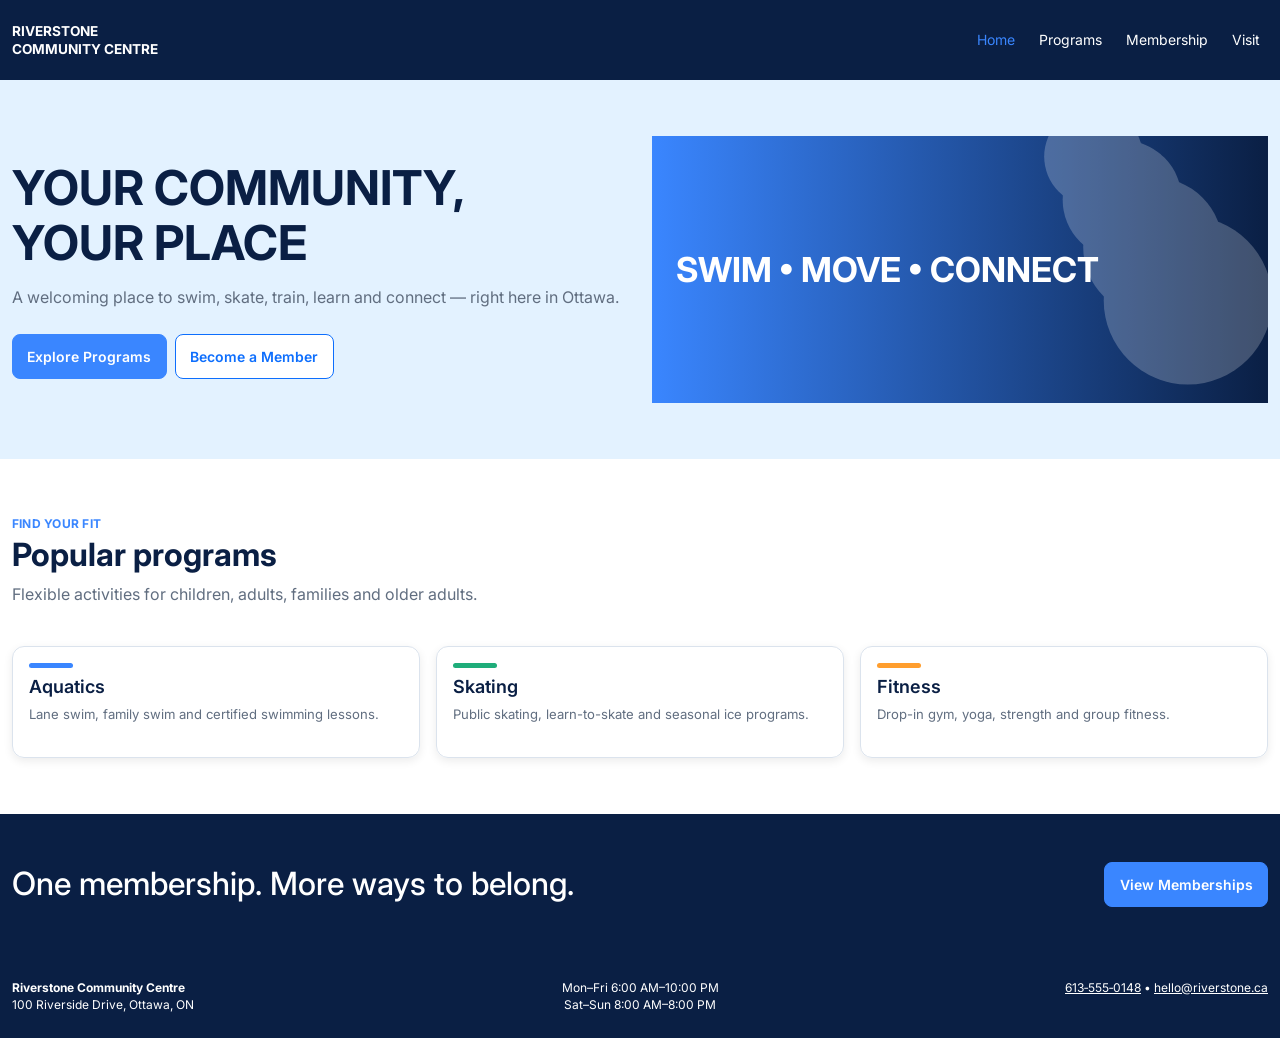
<file: index.html>
<!DOCTYPE html>
<html lang="en">
<head>
  <meta charset="utf-8">
  <meta name="viewport" content="width=device-width, initial-scale=1">
  <meta name="description" content="Riverstone Community Centre programs, memberships and visitor information in Ottawa.">
  <title>Riverstone Community Centre | Home</title>
  <link href="https://cdn.jsdelivr.net/npm/bootstrap@5.3.8/dist/css/bootstrap.min.css" rel="stylesheet" integrity="sha384-sRIl4kxILFvY47J16cr9ZwB07vP4J8+LH7qKQnuqkuIAvNWLzeN8tE5YBujZqJLB" crossorigin="anonymous">
  <link rel="stylesheet" href="https://cdnjs.cloudflare.com/ajax/libs/animate.css/4.1.1/animate.min.css">
  <link rel="stylesheet" href="style.css">
</head>
<body>
  <a class="skip-link" href="#main-content">Skip to main content</a>
  <header class="site-header">
    <nav class="navbar navbar-expand-md" aria-label="Primary navigation">
      <div class="container">
        <a class="navbar-brand brand" href="index.html">RIVERSTONE<br>COMMUNITY CENTRE</a>
        <button class="navbar-toggler" type="button" data-bs-toggle="collapse" data-bs-target="#main-nav" aria-controls="main-nav" aria-expanded="false" aria-label="Open navigation"><span class="navbar-toggler-icon"></span></button>
        <div class="collapse navbar-collapse" id="main-nav">
          <ul class="navbar-nav ms-auto gap-md-2">
            <li class="nav-item"><a class="nav-link active" aria-current="page" href="index.html">Home</a></li>
            <li class="nav-item"><a class="nav-link" href="programs.html">Programs</a></li>
            <li class="nav-item"><a class="nav-link" href="membership.html">Membership</a></li>
            <li class="nav-item"><a class="nav-link" href="https://www.google.com/maps/search/?api=1&amp;query=100+Riverside+Drive+Ottawa+ON" target="_blank" rel="noopener">Visit</a></li>
          </ul>
        </div>
      </div>
    </nav>
  </header>
  <main id="main-content">
    <section class="hero hero-home">
      <div class="container"><div class="row align-items-center g-4">
        <div class="col-lg-6 animate__animated animate__fadeInLeft">
          <h1>YOUR COMMUNITY,<br>YOUR PLACE</h1>
          <p class="mt-3">A welcoming place to swim, skate, train, learn and connect — right here in Ottawa.</p>
          <div class="d-flex flex-wrap gap-2 mt-4"><a class="btn btn-primary" href="programs.html">Explore Programs</a><a class="btn btn-outline-primary bg-white" href="membership.html">Become a Member</a></div>
        </div>
        <div class="col-lg-6"><div class="facility-graphic animate__animated animate__fadeInRight"><img src="facility-600.svg" srcset="facility-600.svg 600w, facility-1200.svg 1200w" sizes="(min-width: 992px) 50vw, 100vw" alt="Abstract blue Riverstone community activity graphic" width="600" height="260"><strong>SWIM • MOVE • CONNECT</strong></div></div>
      </div></div>
    </section>
    <section class="section-space" aria-labelledby="popular-title"><div class="container">
      <p class="eyebrow mb-1">FIND YOUR FIT</p><h2 class="section-title" id="popular-title">Popular programs</h2><p class="section-copy">Flexible activities for children, adults, families and older adults.</p>
      <div class="row g-3 mt-4">
        <article class="col-md-4"><div class="content-card hvr-float"><div class="accent mb-2"></div><h3>Aquatics</h3><p>Lane swim, family swim and certified swimming lessons.</p></div></article>
        <article class="col-md-4"><div class="content-card"><div class="accent green mb-2"></div><h3>Skating</h3><p>Public skating, learn-to-skate and seasonal ice programs.</p></div></article>
        <article class="col-md-4"><div class="content-card"><div class="accent orange mb-2"></div><h3>Fitness</h3><p>Drop-in gym, yoga, strength and group fitness.</p></div></article>
      </div>
    </div></section>
    <section class="dark-section py-5" aria-labelledby="member-cta"><div class="container d-md-flex justify-content-between align-items-center gap-4"><h2 class="mb-3 mb-md-0" id="member-cta">One membership. More ways to belong.</h2><a class="btn btn-primary flex-shrink-0" href="membership.html">View Memberships</a></div></section>
  </main>
  <footer class="site-footer py-4"><div class="container"><div class="row g-3 justify-content-between"><div class="col-md-4"><strong>Riverstone Community Centre</strong><br>100 Riverside Drive, Ottawa, ON</div><div class="col-md-4 text-md-center">Mon–Fri 6:00 AM–10:00 PM<br>Sat–Sun 8:00 AM–8:00 PM</div><div class="col-md-4 text-md-end"><a href="tel:6135550148">613&#8209;555&#8209;0148</a> • <a href="mailto:hello@riverstone.ca">hello@riverstone.ca</a></div></div></div></footer>
  <script src="https://cdn.jsdelivr.net/npm/bootstrap@5.3.8/dist/js/bootstrap.bundle.min.js" integrity="sha384-FKyoEForCGlyvwx9Hj09JcYn3nv7wiPVlz7YYwJrWVcXK/BmnVDxM+D2scQbITxI" crossorigin="anonymous"></script>
</body>
</html>
</file>
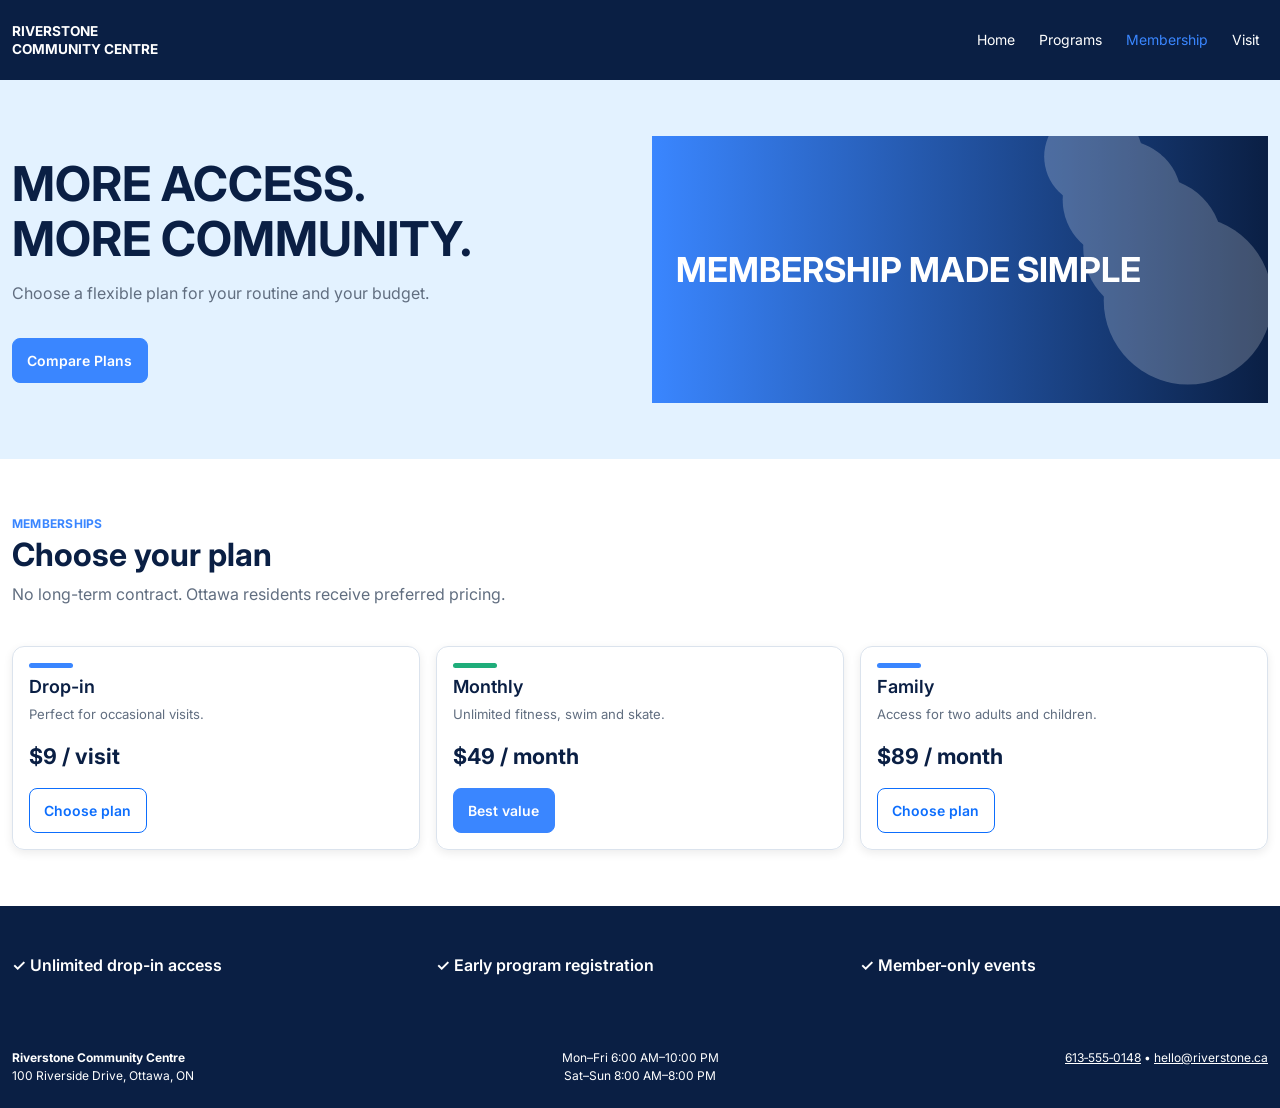
<file: membership.html>
<!DOCTYPE html>
<html lang="en">
<head>
  <meta charset="utf-8"><meta name="viewport" content="width=device-width, initial-scale=1"><meta name="description" content="Compare Riverstone Community Centre membership plans and benefits.">
  <title>Riverstone Community Centre | Membership</title>
  <link href="https://cdn.jsdelivr.net/npm/bootstrap@5.3.8/dist/css/bootstrap.min.css" rel="stylesheet" integrity="sha384-sRIl4kxILFvY47J16cr9ZwB07vP4J8+LH7qKQnuqkuIAvNWLzeN8tE5YBujZqJLB" crossorigin="anonymous"><link rel="stylesheet" href="https://cdnjs.cloudflare.com/ajax/libs/animate.css/4.1.1/animate.min.css"><link rel="stylesheet" href="style.css">
</head>
<body>
  <a class="skip-link" href="#main-content">Skip to main content</a>
  <header class="site-header"><nav class="navbar navbar-expand-md" aria-label="Primary navigation"><div class="container"><a class="navbar-brand brand" href="index.html">RIVERSTONE<br>COMMUNITY CENTRE</a><button class="navbar-toggler" type="button" data-bs-toggle="collapse" data-bs-target="#main-nav" aria-controls="main-nav" aria-expanded="false" aria-label="Open navigation"><span class="navbar-toggler-icon"></span></button><div class="collapse navbar-collapse" id="main-nav"><ul class="navbar-nav ms-auto gap-md-2"><li class="nav-item"><a class="nav-link" href="index.html">Home</a></li><li class="nav-item"><a class="nav-link" href="programs.html">Programs</a></li><li class="nav-item"><a class="nav-link active" aria-current="page" href="membership.html">Membership</a></li><li class="nav-item"><a class="nav-link" href="https://www.google.com/maps/search/?api=1&amp;query=100+Riverside+Drive+Ottawa+ON" target="_blank" rel="noopener">Visit</a></li></ul></div></div></nav></header>
  <main id="main-content">
    <section class="hero"><div class="container"><div class="row align-items-center g-4"><div class="col-lg-6 animate__animated animate__fadeInLeft"><h1>MORE ACCESS.<br>MORE COMMUNITY.</h1><p class="mt-3">Choose a flexible plan for your routine and your budget.</p><a class="btn btn-primary mt-3" href="#plans">Compare Plans</a></div><div class="col-lg-6"><div class="facility-graphic animate__animated animate__fadeInRight"><img src="facility-600.svg" srcset="facility-600.svg 600w, facility-1200.svg 1200w" sizes="(min-width: 992px) 50vw, 100vw" alt="Abstract blue Riverstone membership graphic" width="600" height="260"><strong>MEMBERSHIP MADE SIMPLE</strong></div></div></div></div></section>
    <section class="section-space" id="plans" aria-labelledby="plans-title"><div class="container"><p class="eyebrow mb-1">MEMBERSHIPS</p><h2 class="section-title" id="plans-title">Choose your plan</h2><p class="section-copy">No long-term contract. Ottawa residents receive preferred pricing.</p><div class="row g-3 mt-4"><article class="col-md-4"><div class="content-card d-flex flex-column"><div class="accent mb-2"></div><h3>Drop-in</h3><p>Perfect for occasional visits.</p><p class="price mt-auto">$9 / visit</p><a class="btn btn-outline-primary align-self-start" href="mailto:hello@riverstone.ca?subject=Drop-in%20membership">Choose plan</a></div></article><article class="col-md-4"><div class="content-card d-flex flex-column"><div class="accent green mb-2"></div><h3>Monthly</h3><p>Unlimited fitness, swim and skate.</p><p class="price mt-auto">$49 / month</p><a class="btn btn-primary align-self-start" href="mailto:hello@riverstone.ca?subject=Monthly%20membership">Best value</a></div></article><article class="col-md-4"><div class="content-card d-flex flex-column"><div class="accent mb-2"></div><h3>Family</h3><p>Access for two adults and children.</p><p class="price mt-auto">$89 / month</p><a class="btn btn-outline-primary align-self-start" href="mailto:hello@riverstone.ca?subject=Family%20membership">Choose plan</a></div></article></div></div></section>
    <section class="dark-section py-5" aria-labelledby="benefits-title"><div class="container"><h2 class="visually-hidden" id="benefits-title">Member benefits</h2><div class="row g-3"><p class="benefit col-md-4 mb-0">✓ Unlimited drop-in access</p><p class="benefit col-md-4 mb-0">✓ Early program registration</p><p class="benefit col-md-4 mb-0">✓ Member-only events</p></div></div></section>
  </main>
  <footer class="site-footer py-4"><div class="container"><div class="row g-3 justify-content-between"><div class="col-md-4"><strong>Riverstone Community Centre</strong><br>100 Riverside Drive, Ottawa, ON</div><div class="col-md-4 text-md-center">Mon–Fri 6:00 AM–10:00 PM<br>Sat–Sun 8:00 AM–8:00 PM</div><div class="col-md-4 text-md-end"><a href="tel:6135550148">613&#8209;555&#8209;0148</a> • <a href="mailto:hello@riverstone.ca">hello@riverstone.ca</a></div></div></div></footer>
  <script src="https://cdn.jsdelivr.net/npm/bootstrap@5.3.8/dist/js/bootstrap.bundle.min.js" integrity="sha384-FKyoEForCGlyvwx9Hj09JcYn3nv7wiPVlz7YYwJrWVcXK/BmnVDxM+D2scQbITxI" crossorigin="anonymous"></script>
</body></html>
</file>
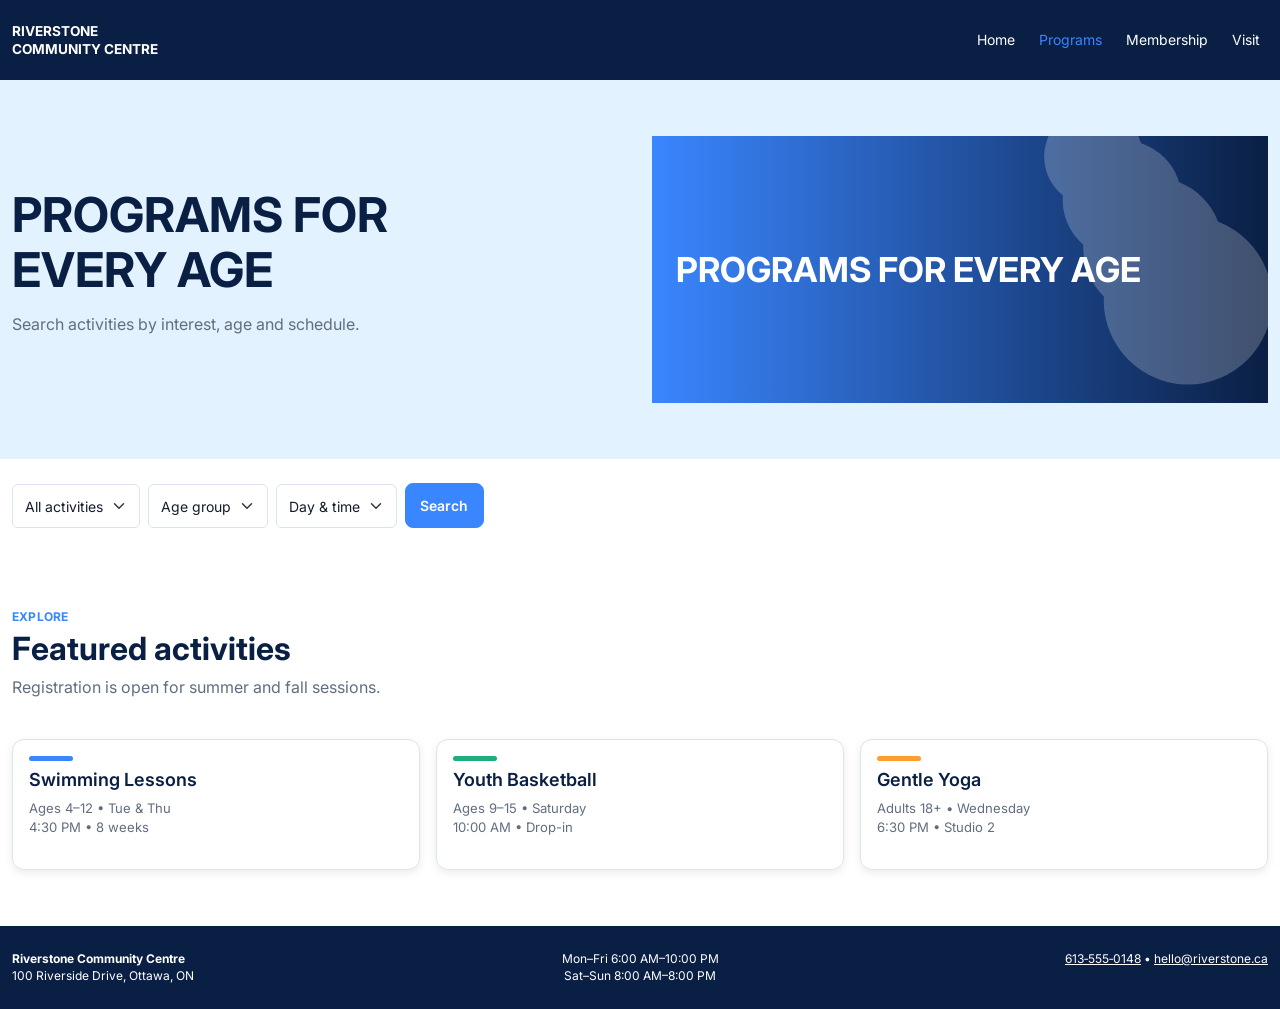
<file: programs.html>
<!DOCTYPE html>
<html lang="en">
<head>
  <meta charset="utf-8"><meta name="viewport" content="width=device-width, initial-scale=1"><meta name="description" content="Explore Riverstone Community Centre activities for every age.">
  <title>Riverstone Community Centre | Programs</title>
  <link href="https://cdn.jsdelivr.net/npm/bootstrap@5.3.8/dist/css/bootstrap.min.css" rel="stylesheet" integrity="sha384-sRIl4kxILFvY47J16cr9ZwB07vP4J8+LH7qKQnuqkuIAvNWLzeN8tE5YBujZqJLB" crossorigin="anonymous"><link rel="stylesheet" href="https://cdnjs.cloudflare.com/ajax/libs/animate.css/4.1.1/animate.min.css"><link rel="stylesheet" href="style.css">
</head>
<body>
  <a class="skip-link" href="#main-content">Skip to main content</a>
  <header class="site-header"><nav class="navbar navbar-expand-md" aria-label="Primary navigation"><div class="container"><a class="navbar-brand brand" href="index.html">RIVERSTONE<br>COMMUNITY CENTRE</a><button class="navbar-toggler" type="button" data-bs-toggle="collapse" data-bs-target="#main-nav" aria-controls="main-nav" aria-expanded="false" aria-label="Open navigation"><span class="navbar-toggler-icon"></span></button><div class="collapse navbar-collapse" id="main-nav"><ul class="navbar-nav ms-auto gap-md-2"><li class="nav-item"><a class="nav-link" href="index.html">Home</a></li><li class="nav-item"><a class="nav-link active" aria-current="page" href="programs.html">Programs</a></li><li class="nav-item"><a class="nav-link" href="membership.html">Membership</a></li><li class="nav-item"><a class="nav-link" href="https://www.google.com/maps/search/?api=1&amp;query=100+Riverside+Drive+Ottawa+ON" target="_blank" rel="noopener">Visit</a></li></ul></div></div></nav></header>
  <main id="main-content">
    <section class="hero"><div class="container"><div class="row align-items-center g-4"><div class="col-lg-6 animate__animated animate__fadeInLeft"><h1>PROGRAMS FOR<br>EVERY AGE</h1><p class="mt-3">Search activities by interest, age and schedule.</p></div><div class="col-lg-6"><div class="facility-graphic animate__animated animate__fadeInRight"><img src="facility-600.svg" srcset="facility-600.svg 600w, facility-1200.svg 1200w" sizes="(min-width: 992px) 50vw, 100vw" alt="Abstract blue graphic representing Riverstone programs" width="600" height="260"><strong>PROGRAMS FOR EVERY AGE</strong></div></div></div></div></section>
    <section class="py-4" aria-labelledby="filter-title"><div class="container"><h2 class="visually-hidden" id="filter-title">Filter programs</h2><form class="row g-2 align-items-end" action="#activities"><div class="col-12 col-sm-auto"><label class="visually-hidden" for="activity">Activity</label><select class="form-select" id="activity"><option>All activities</option><option>Aquatics</option><option>Fitness</option></select></div><div class="col-12 col-sm-auto"><label class="visually-hidden" for="age">Age group</label><select class="form-select" id="age"><option>Age group</option><option>Children</option><option>Adults</option></select></div><div class="col-12 col-sm-auto"><label class="visually-hidden" for="time">Day and time</label><select class="form-select" id="time"><option>Day &amp; time</option><option>Weekdays</option><option>Weekends</option></select></div><div class="col-12 col-sm-auto"><button class="btn btn-primary w-100" type="submit">Search</button></div></form></div></section>
    <section class="section-space" id="activities" aria-labelledby="activities-title"><div class="container"><p class="eyebrow mb-1">EXPLORE</p><h2 class="section-title" id="activities-title">Featured activities</h2><p class="section-copy">Registration is open for summer and fall sessions.</p><div class="row g-3 mt-4"><article class="col-md-4"><div class="content-card"><div class="accent mb-2"></div><h3>Swimming Lessons</h3><p>Ages 4–12 • Tue &amp; Thu<br>4:30 PM • 8 weeks</p></div></article><article class="col-md-4"><div class="content-card"><div class="accent green mb-2"></div><h3>Youth Basketball</h3><p>Ages 9–15 • Saturday<br>10:00 AM • Drop-in</p></div></article><article class="col-md-4"><div class="content-card"><div class="accent orange mb-2"></div><h3>Gentle Yoga</h3><p>Adults 18+ • Wednesday<br>6:30 PM • Studio 2</p></div></article></div></div></section>
  </main>
  <footer class="site-footer py-4"><div class="container"><div class="row g-3 justify-content-between"><div class="col-md-4"><strong>Riverstone Community Centre</strong><br>100 Riverside Drive, Ottawa, ON</div><div class="col-md-4 text-md-center">Mon–Fri 6:00 AM–10:00 PM<br>Sat–Sun 8:00 AM–8:00 PM</div><div class="col-md-4 text-md-end"><a href="tel:6135550148">613&#8209;555&#8209;0148</a> • <a href="mailto:hello@riverstone.ca">hello@riverstone.ca</a></div></div></div></footer>
  <script src="https://cdn.jsdelivr.net/npm/bootstrap@5.3.8/dist/js/bootstrap.bundle.min.js" integrity="sha384-FKyoEForCGlyvwx9Hj09JcYn3nv7wiPVlz7YYwJrWVcXK/BmnVDxM+D2scQbITxI" crossorigin="anonymous"></script>
</body></html>
</file>
<file: style.css>
@import url('https://fonts.googleapis.com/css2?family=Inter:wght@400;600;700&display=swap');

:root {
  --bs-primary: #3a86ff;
  --bs-primary-rgb: 58, 134, 255;
  --bs-body-color: #141c2b;
  --bs-body-font-family: "Inter", sans-serif;
  --river-navy: #0a1f44;
  --river-blue: #3a86ff;
  --river-pale: #e3f2ff;
  --river-muted: #616e80;
  --river-border: #dbe3ed;
  --river-green: #1fad7a;
  --river-orange: #ff9e2e;
}

html { scroll-behavior: smooth; }
body { min-width: 320px; line-height: 1.45; }
a { transition: color .2s ease, background-color .2s ease, transform .2s ease, box-shadow .2s ease; }
a:hover { color: var(--river-blue); }
a:focus-visible, button:focus-visible, select:focus-visible { outline: 3px solid var(--river-orange); outline-offset: 3px; }
.skip-link { position: absolute; left: .75rem; top: -5rem; z-index: 1100; background: #fff; color: var(--river-navy); padding: .75rem 1rem; }
.skip-link:focus { top: .75rem; }

.site-header, .site-footer, .dark-section { background: var(--river-navy); color: #fff; }
.navbar { min-height: 72px; --bs-navbar-color: #fff; --bs-navbar-hover-color: var(--river-blue); --bs-navbar-active-color: var(--river-blue); }
.brand { color: #fff; font-size: .85rem; font-weight: 700; line-height: 1.35; }
.brand:hover { color: #fff; }
.navbar-toggler { border-color: rgba(255,255,255,.55); }
.navbar-toggler-icon { filter: invert(1); }
.nav-link { font-size: .875rem; }

.hero { background: var(--river-pale); padding-block: 2rem; }
.hero h1 { color: var(--river-navy); font-size: clamp(2.25rem, 6vw, 3rem); font-weight: 700; line-height: 1.15; }
.hero p, .section-copy { color: var(--river-muted); }
.facility-graphic { position: relative; min-height: 210px; overflow: hidden; }
.facility-graphic img { width: 100%; height: 100%; min-height: 210px; object-fit: cover; }
.facility-graphic strong { position: absolute; inset: 0; display: flex; align-items: center; padding: 1.5rem; color: #fff; font-size: clamp(1.6rem, 3vw, 2.15rem); line-height: 1.15; }

.section-space { padding-block: 3.5rem; }
.eyebrow { color: var(--river-blue); font-size: .75rem; font-weight: 700; letter-spacing: .02em; }
.section-title { color: var(--river-navy); font-size: clamp(1.8rem, 4vw, 2rem); font-weight: 700; }
.content-card { height: 100%; border: 1px solid var(--river-border); border-radius: .75rem; box-shadow: 0 3px 10px rgba(0,0,0,.08); padding: 1rem; transition: transform .2s ease, box-shadow .2s ease; }
.content-card:hover { transform: translateY(-4px); box-shadow: 0 8px 20px rgba(10,31,68,.14); }
.content-card h3 { color: var(--river-navy); font-size: 1.125rem; font-weight: 600; }
.content-card p { color: var(--river-muted); font-size: .82rem; }
.accent { width: 44px; height: 5px; border-radius: 3px; background: var(--river-blue); }
.accent.green { background: var(--river-green); }
.accent.orange { background: var(--river-orange); }
.price { color: var(--river-navy) !important; font-size: 1.35rem !important; font-weight: 700; }

.btn { --bs-btn-border-radius: .5rem; --bs-btn-padding-y: .7rem; --bs-btn-padding-x: .9rem; --bs-btn-font-size: .875rem; --bs-btn-font-weight: 600; transition: transform .2s ease, box-shadow .2s ease, background-color .2s ease; }
.btn-primary { --bs-btn-bg: var(--river-blue); --bs-btn-border-color: var(--river-blue); --bs-btn-hover-bg: #176fe8; --bs-btn-hover-border-color: #176fe8; }
.btn:hover { transform: translateY(-2px); box-shadow: 0 5px 12px rgba(0,0,0,.15); }
.form-select { min-height: 44px; border-color: var(--river-border); font-size: .875rem; }
.benefit { font-weight: 600; }
.site-footer { font-size: .75rem; }
.site-footer a { color: #fff; }

@media (min-width: 768px) {
  .navbar { min-height: 80px; }
  .hero { padding-block: 3.5rem; }
  .section-space { padding-block: 3.5rem; }
  .facility-graphic, .facility-graphic img { min-height: 220px; }
}

@media (min-width: 1200px) {
  .container { max-width: 1328px; }
  .hero-home .facility-graphic, .hero-home .facility-graphic img { min-height: 250px; }
}

@media (prefers-reduced-motion: reduce) {
  *, *::before, *::after { scroll-behavior: auto !important; transition-duration: .01ms !important; animation-duration: .01ms !important; animation-iteration-count: 1 !important; }
}
</file>
